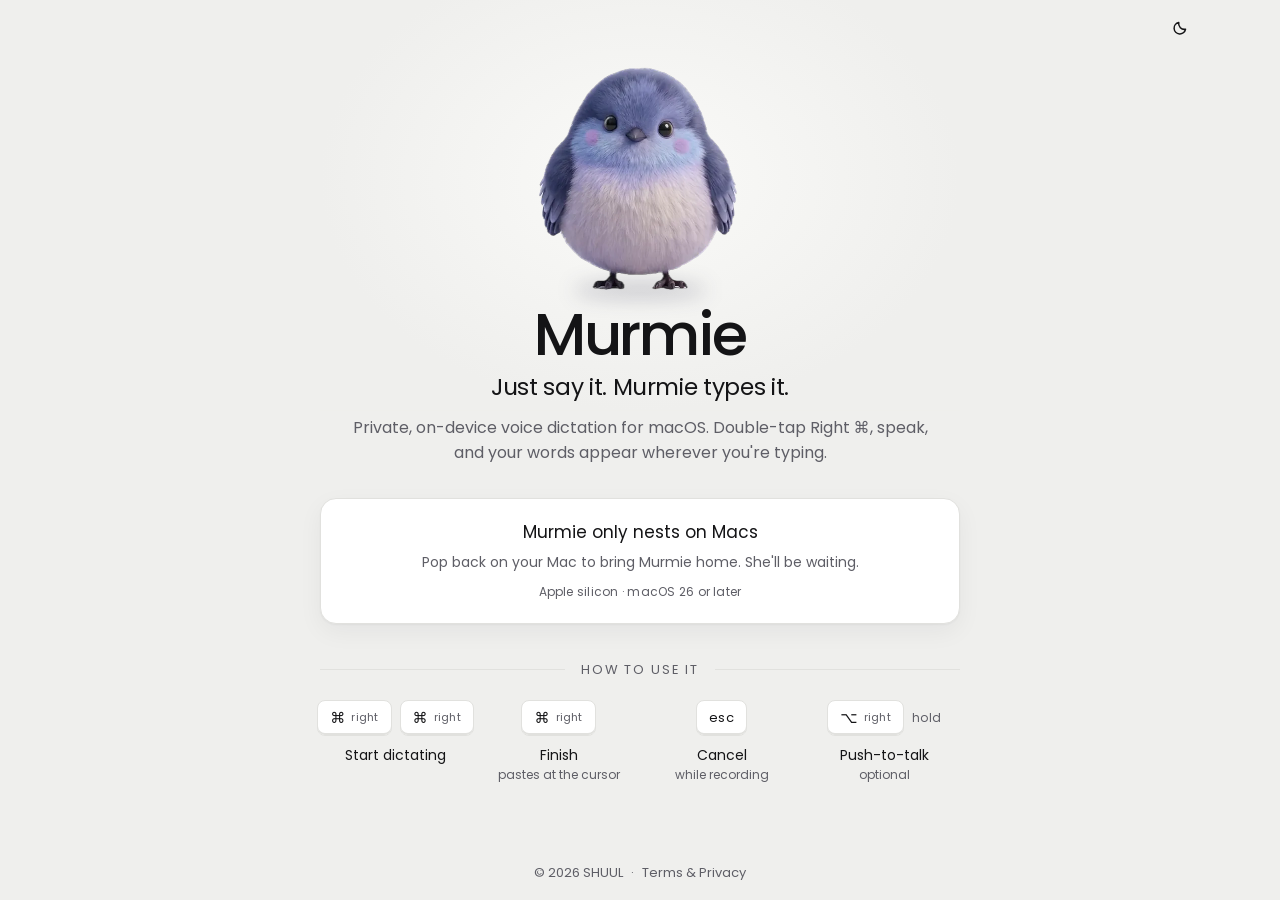
<file: index.html>
<!doctype html>
<html lang="en" data-theme="light">
  <head>
    <meta charset="utf-8" />
    <meta name="viewport" content="width=device-width, initial-scale=1" />
    <title>Murmie: Private, on-device voice dictation for macOS</title>
    <meta
      name="description"
      content="Murmie is private, on-device voice dictation for macOS. Double-tap Right ⌘, speak, and your words appear wherever you're typing."
    />
    <link rel="canonical" href="https://murmie.com/" />

    <meta name="theme-color" content="#EFEFED" media="(prefers-color-scheme: light)" />
    <meta name="theme-color" content="#0B0B0E" media="(prefers-color-scheme: dark)" />
    <meta name="color-scheme" content="light dark" />

    <meta property="og:type" content="website" />
    <meta property="og:site_name" content="Murmie" />
    <meta property="og:title" content="Murmie: Private, on-device voice dictation for macOS" />
    <meta
      property="og:description"
      content="Just say it. Murmie types it. Private, on-device voice dictation for macOS."
    />
    <meta property="og:url" content="https://murmie.com/" />
    <meta property="og:image" content="https://murmie.com/og.png" />
    <meta property="og:image:width" content="1200" />
    <meta property="og:image:height" content="630" />
    <meta property="og:image:alt" content="Murmie, the voice dictation mascot, next to the tagline “Just say it. Murmie types it.”" />
    <meta name="twitter:card" content="summary_large_image" />
    <meta name="twitter:title" content="Murmie: Private, on-device voice dictation for macOS" />
    <meta
      name="twitter:description"
      content="Just say it. Murmie types it. Private, on-device voice dictation for macOS."
    />
    <meta name="twitter:image" content="https://murmie.com/og.png" />

    <link rel="icon" type="image/png" href="/favicon.png" />
    <link rel="apple-touch-icon" href="/apple-touch-icon.png" />

    <script>
      (function () {
        var theme;
        try {
          theme = localStorage.getItem('murmie-theme');
        } catch (e) {}
        if (theme !== 'light' && theme !== 'dark') {
          theme = matchMedia('(prefers-color-scheme: dark)').matches ? 'dark' : 'light';
        }
        var root = document.documentElement;
        root.setAttribute('data-theme', theme);
        var color = theme === 'dark' ? '#0B0B0E' : '#EFEFED';
        var metas = document.querySelectorAll('meta[name="theme-color"]');
        for (var i = 0; i < metas.length; i++) metas[i].setAttribute('content', color);
        // Murmie is a Mac app: show the download panel only on a Mac. iPadOS also says
        // "Macintosh", so a touch screen rules it out.
        var ua = navigator.userAgent;
        var uaPlatform = navigator.userAgentData && navigator.userAgentData.platform;
        var mac = uaPlatform ? uaPlatform === 'macOS' : /Macintosh|Mac OS X/.test(ua);
        if (mac && navigator.maxTouchPoints > 1) mac = false;
        root.setAttribute('data-platform', mac ? 'mac' : 'other');
      })();
    </script>

    <link
      rel="preload"
      href="/fonts/poppins-400-latin.woff2"
      as="font"
      type="font/woff2"
      crossorigin
    />
    <link
      rel="preload"
      href="/fonts/poppins-500-latin.woff2"
      as="font"
      type="font/woff2"
      crossorigin
    />
    <link rel="preload" href="/mascot/poster.webp" as="image" type="image/webp" fetchpriority="high" />
    <script type="module" crossorigin src="/assets/main-DNcuUYtj.js"></script>
    <link rel="stylesheet" crossorigin href="/assets/style-CM0oKVHZ.css">
  </head>
  <body>
    <svg class="sprite" width="0" height="0" aria-hidden="true" focusable="false">
      <symbol id="i-download" viewBox="0 0 16 16">
        <path d="M8 2.5v7.25M4.75 6.75 8 10l3.25-3.25M3 13h10" />
      </symbol>
      <symbol id="i-copy" viewBox="0 0 16 16">
        <rect x="5.5" y="5.5" width="8" height="8" rx="2" />
        <path d="M10.5 5.5v-1a2 2 0 0 0-2-2h-4a2 2 0 0 0-2 2v4a2 2 0 0 0 2 2h1" />
      </symbol>
      <symbol id="i-check" viewBox="0 0 16 16">
        <path d="m3.5 8.5 3 3 6-7" />
      </symbol>
      <symbol id="i-arrow-up-right" viewBox="0 0 16 16">
        <path d="M5 11 11 5M6 4.5h5.5V10" />
      </symbol>
      <symbol id="i-sun" viewBox="0 0 16 16">
        <circle cx="8" cy="8" r="2.75" />
        <path
          d="M8 1.5v1.25M8 13.25v1.25M1.5 8h1.25M13.25 8h1.25M3.4 3.4l.9.9M11.7 11.7l.9.9M12.6 3.4l-.9.9M4.3 11.7l-.9.9"
        />
      </symbol>
      <symbol id="i-moon" viewBox="0 0 16 16">
        <path d="M13.5 9.25A5.75 5.75 0 0 1 6.75 2.5a5.75 5.75 0 1 0 6.75 6.75Z" />
      </symbol>
    </svg>

    <header class="site-header">
      <button
        class="btn btn-ghost theme-toggle"
        type="button"
        id="theme-toggle"
        aria-label="Switch to dark theme"
      >
        <svg class="icon icon-sun" aria-hidden="true"><use href="#i-sun" /></svg>
        <svg class="icon icon-moon" aria-hidden="true"><use href="#i-moon" /></svg>
      </button>
    </header>

    <main class="page" id="top">
      <section class="hero">
        <div class="stage" id="mascot-stage" aria-hidden="true">
          <div class="stage-shadow"></div>
          <img
            class="stage-media"
            src="/mascot/poster.webp"
            width="480"
            height="486"
            alt=""
            decoding="async"
            fetchpriority="high"
          />
        </div>
        <h1>Murmie</h1>
        <p class="tagline">Just say it. Murmie types it.</p>
        <p class="description">
          Private, on-device voice dictation for macOS. <span class="nowrap">Double-tap</span> Right ⌘, speak, and your words
          appear wherever you're typing.
        </p>
      </section>

      <section class="panel" aria-labelledby="download-heading">
        <h2 class="sr-only" id="download-heading">Download</h2>

        <div class="row">
          <span class="row-label">Download</span>
          <span class="row-detail">Signed and notarized · Apple silicon · macOS 26 or later</span>
          <a
            class="btn btn-primary"
            href="https://github.com/shuul-io/murmie-releases/releases/latest/download/Murmie.dmg"
            aria-label="Download Murmie for macOS (signed and notarized)"
          >
            <svg class="icon" aria-hidden="true"><use href="#i-download" /></svg>
          </a>
        </div>

        <div class="row">
          <span class="row-label">Terminal</span>
          <span class="row-detail">
            <code class="cmd" title="curl -fsSL https://raw.githubusercontent.com/shuul-io/murmie-releases/main/install.sh | bash">curl -fsSL https://raw.githubusercontent.com/shuul-io/murmie-releases/main/install.sh | bash</code>
          </span>
          <button
            class="btn btn-secondary"
            type="button"
            data-copy="curl -fsSL https://raw.githubusercontent.com/shuul-io/murmie-releases/main/install.sh | bash"
            aria-label="Copy the install command"
          >
            <svg class="icon icon-copy" aria-hidden="true"><use href="#i-copy" /></svg>
            <svg class="icon icon-check" aria-hidden="true"><use href="#i-check" /></svg>
          </button>
        </div>

        <div class="row">
          <span class="row-label">Homebrew</span>
          <span class="row-detail">
            <code>brew install --cask shuul-io/tap/murmie</code>
          </span>
          <button
            class="btn btn-secondary"
            type="button"
            data-copy="brew install --cask shuul-io/tap/murmie"
            aria-label="Copy Homebrew install command"
          >
            <svg class="icon icon-copy" aria-hidden="true"><use href="#i-copy" /></svg>
            <svg class="icon icon-check" aria-hidden="true"><use href="#i-check" /></svg>
          </button>
        </div>
      </section>

      <!-- shown instead of the download panel when the visitor is not on a Mac -->
      <section class="not-mac" aria-labelledby="not-mac-heading">
        <h2 class="not-mac-title" id="not-mac-heading">Murmie only nests on Macs</h2>
        <p class="not-mac-text">
          Pop back on your Mac to bring Murmie home. She'll be waiting.
          <span class="not-mac-req">Apple silicon · macOS 26 or later</span>
        </p>
      </section>

      <section class="hotkeys" aria-labelledby="hotkeys-heading">
        <h2 class="section-heading" id="hotkeys-heading">How to use it</h2>
        <ul class="hotkey-list">
          <li class="hotkey">
            <span class="keys">
              <span class="sr-only">Right Command, twice</span>
              <kbd aria-hidden="true"><span class="sym">⌘</span><small>right</small></kbd>
              <kbd aria-hidden="true"><span class="sym">⌘</span><small>right</small></kbd>
            </span>
            <span class="hotkey-text">Start dictating</span>
          </li>
          <li class="hotkey">
            <span class="keys">
              <span class="sr-only">Right Command, once</span>
              <kbd aria-hidden="true"><span class="sym">⌘</span><small>right</small></kbd>
            </span>
            <span class="hotkey-text">Finish <span class="note">pastes at the cursor</span></span>
          </li>
          <li class="hotkey">
            <span class="keys">
              <span class="sr-only">Escape</span>
              <kbd aria-hidden="true">esc</kbd>
            </span>
            <span class="hotkey-text">Cancel <span class="note">while recording</span></span>
          </li>
          <li class="hotkey">
            <span class="keys">
              <span class="sr-only">Hold Right Option</span>
              <kbd aria-hidden="true"><span class="sym">⌥</span><small>right</small></kbd>
              <span class="hold" aria-hidden="true">hold</span>
            </span>
            <span class="hotkey-text">Push-to-talk <span class="note">optional</span></span>
          </li>
        </ul>
      </section>
    </main>

    <footer class="site-footer">
      <span>© 2026 <a href="https://shuul.io/" target="_blank" rel="noopener">SHUUL</a></span>
      <span aria-hidden="true">·</span>
      <a href="/legal.html">Terms &amp; Privacy</a>
    </footer>

    <p class="sr-only" id="live" role="status" aria-live="polite"></p>

  </body>
</html>
</file>
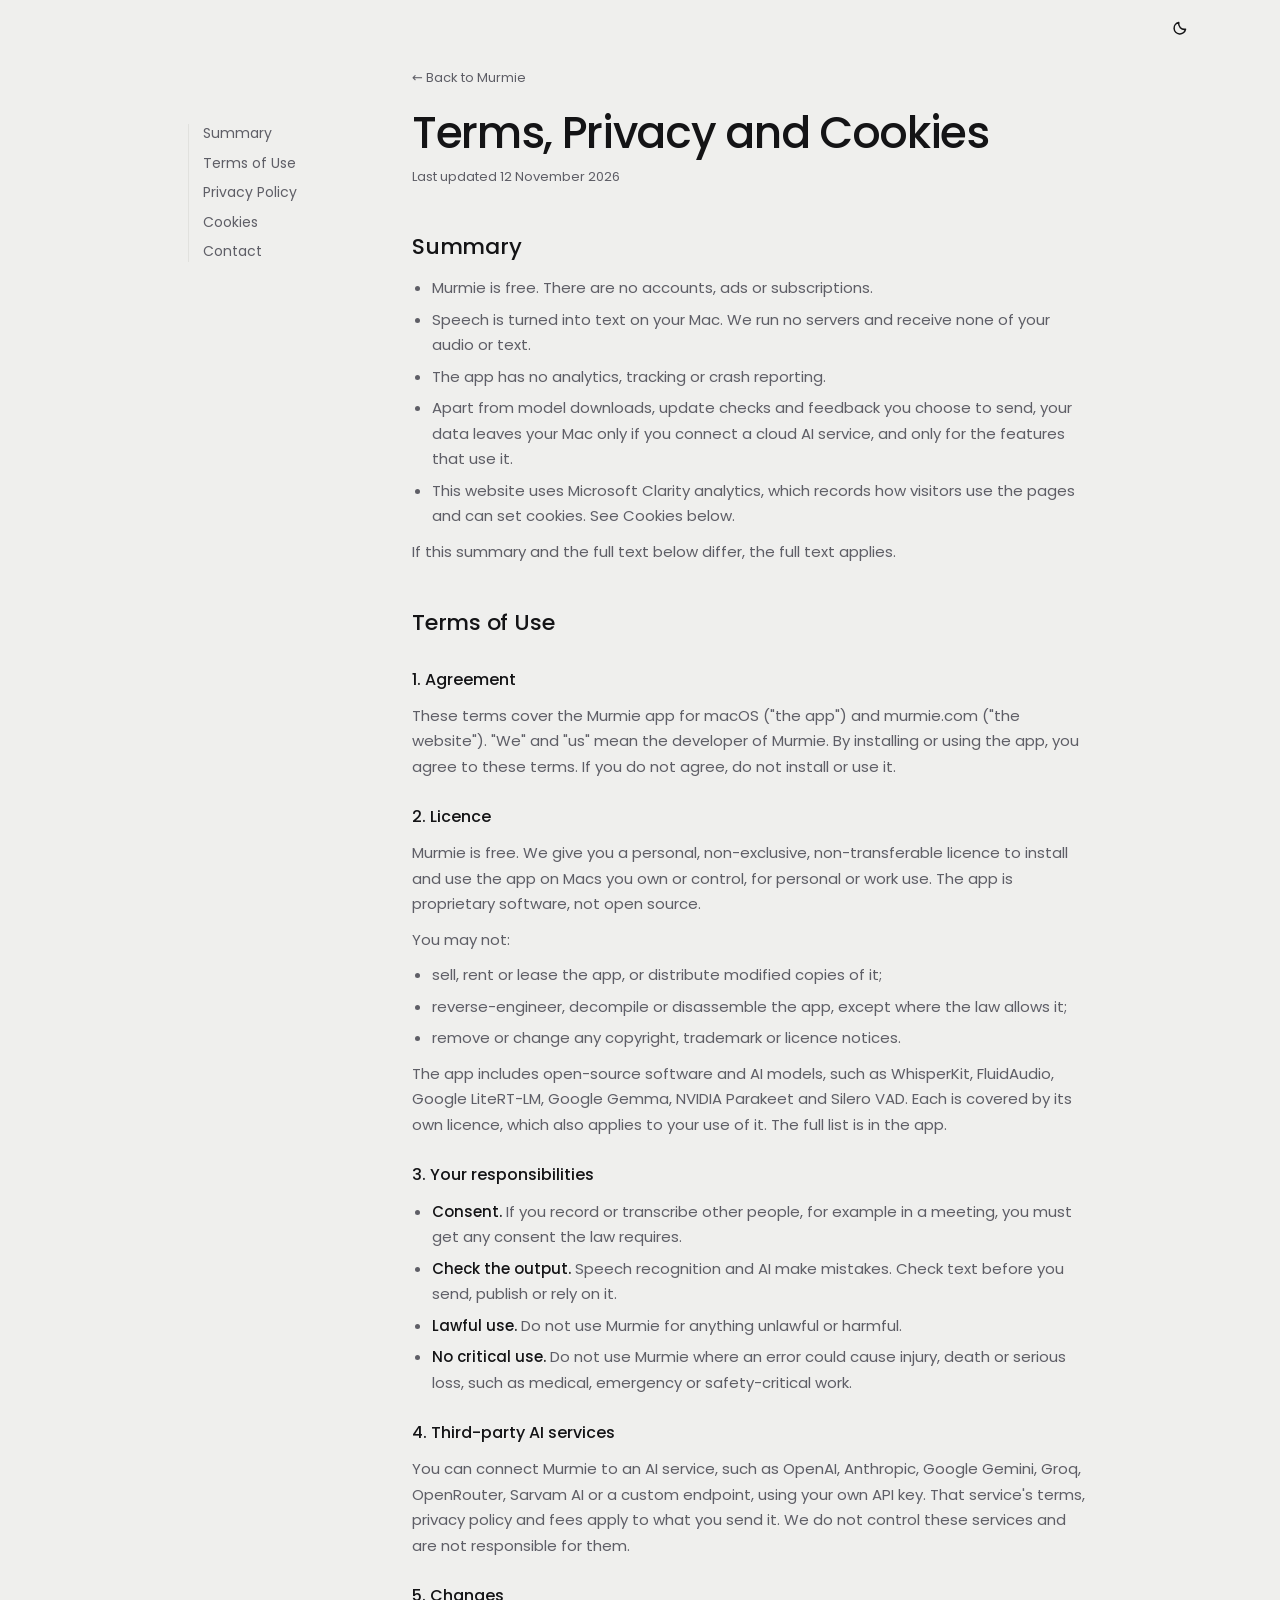
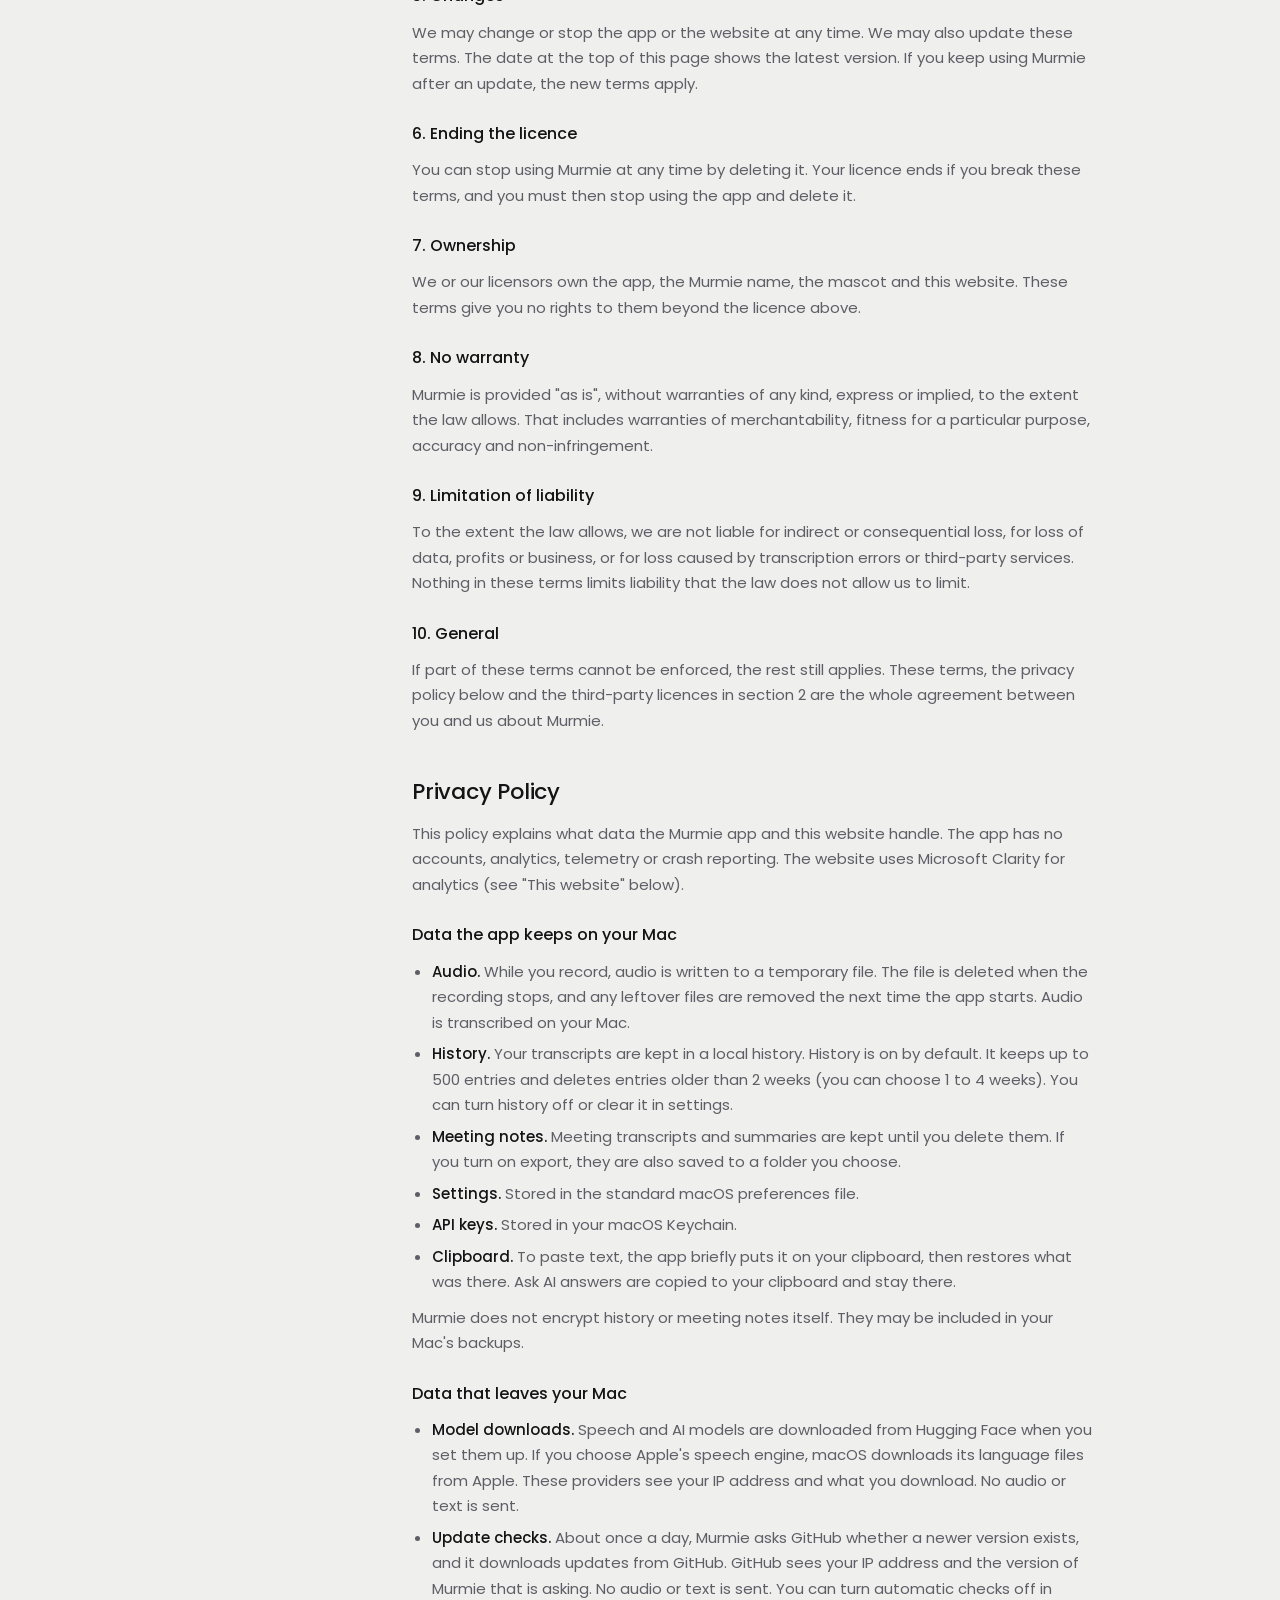
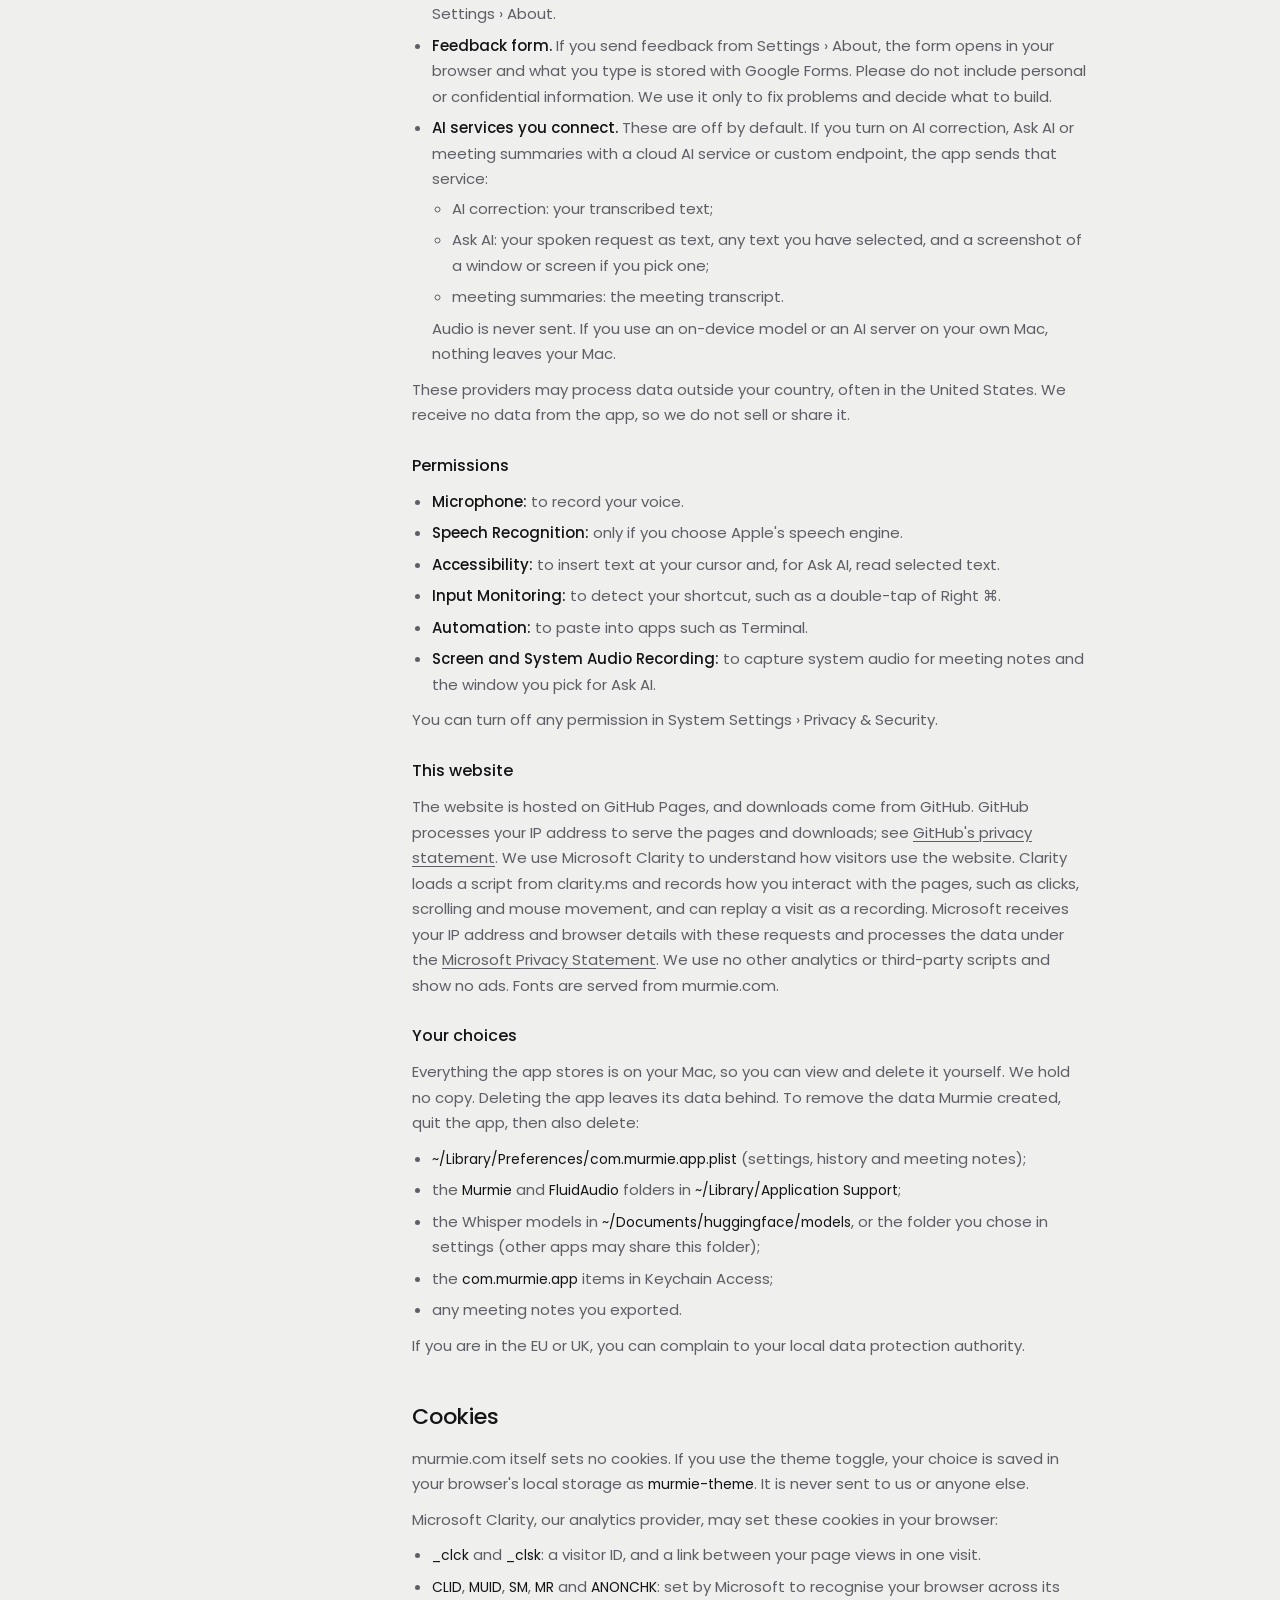
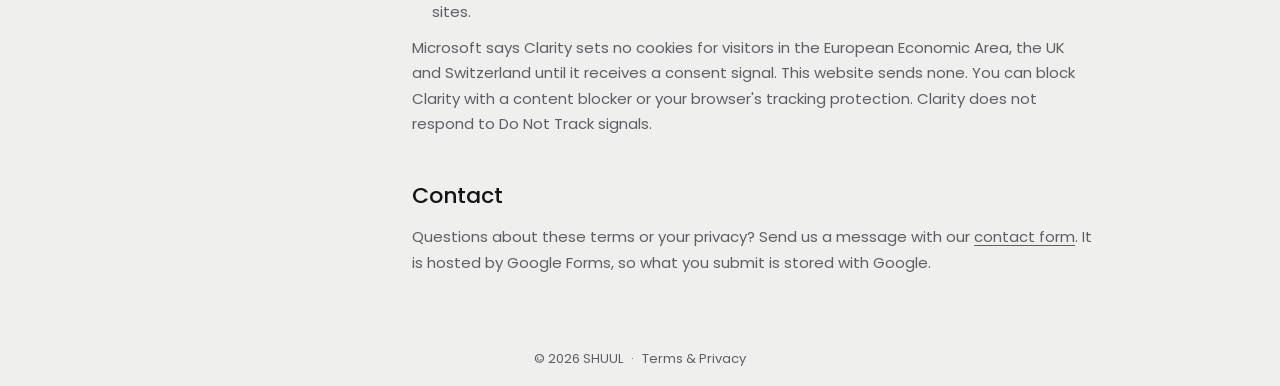
<file: legal.html>
<!doctype html>
<html lang="en" data-theme="light">
  <head>
    <meta charset="utf-8" />
    <meta name="viewport" content="width=device-width, initial-scale=1" />
    <title>Terms, Privacy and Cookies · Murmie</title>
    <meta
      name="description"
      content="Murmie's terms of use, privacy policy and cookie policy for the Murmie Mac app and murmie.com."
    />
    <link rel="canonical" href="https://murmie.com/legal.html" />
    <meta name="theme-color" content="#EFEFED" media="(prefers-color-scheme: light)" />
    <meta name="theme-color" content="#0B0B0E" media="(prefers-color-scheme: dark)" />
    <meta name="color-scheme" content="light dark" />
    <link rel="icon" type="image/png" href="/favicon.png" />
    <link rel="apple-touch-icon" href="/apple-touch-icon.png" />

    <script>
      (function () {
        var theme;
        try {
          theme = localStorage.getItem('murmie-theme');
        } catch (e) {}
        if (theme !== 'light' && theme !== 'dark') {
          theme = matchMedia('(prefers-color-scheme: dark)').matches ? 'dark' : 'light';
        }
        document.documentElement.setAttribute('data-theme', theme);
        var color = theme === 'dark' ? '#0B0B0E' : '#EFEFED';
        var metas = document.querySelectorAll('meta[name="theme-color"]');
        for (var i = 0; i < metas.length; i++) metas[i].setAttribute('content', color);
      })();
    </script>

    <link rel="preload" href="/fonts/poppins-400-latin.woff2" as="font" type="font/woff2" crossorigin />
    <link rel="preload" href="/fonts/poppins-500-latin.woff2" as="font" type="font/woff2" crossorigin />
    <script type="module" crossorigin src="/assets/main-DNcuUYtj.js"></script>
    <link rel="stylesheet" crossorigin href="/assets/style-CM0oKVHZ.css">
  </head>
  <body>
    <svg class="sprite" width="0" height="0" aria-hidden="true" focusable="false">
      <symbol id="i-sun" viewBox="0 0 16 16">
        <circle cx="8" cy="8" r="2.75" />
        <path
          d="M8 1.5v1.25M8 13.25v1.25M1.5 8h1.25M13.25 8h1.25M3.4 3.4l.9.9M11.7 11.7l.9.9M12.6 3.4l-.9.9M4.3 11.7l-.9.9"
        />
      </symbol>
      <symbol id="i-moon" viewBox="0 0 16 16">
        <path d="M13.5 9.25A5.75 5.75 0 0 1 6.75 2.5a5.75 5.75 0 1 0 6.75 6.75Z" />
      </symbol>
    </svg>

    <header class="site-header">
      <button
        class="btn btn-ghost theme-toggle"
        type="button"
        id="theme-toggle"
        aria-label="Switch to dark theme"
      >
        <svg class="icon icon-sun" aria-hidden="true"><use href="#i-sun" /></svg>
        <svg class="icon icon-moon" aria-hidden="true"><use href="#i-moon" /></svg>
      </button>
    </header>

    <div class="legal-layout">
      <nav class="legal-nav" aria-label="On this page">
        <a href="#summary">Summary</a>
        <a href="#terms">Terms of Use</a>
        <a href="#privacy">Privacy Policy</a>
        <a href="#cookies">Cookies</a>
        <a href="#contact">Contact</a>
      </nav>

      <main class="legal" id="top">
        <a class="legal-back" href="/">← Back to Murmie</a>
        <h1>Terms, Privacy and Cookies</h1>
        <p class="legal-meta">Last updated <time datetime="2026-11-12">12 November 2026</time></p>

        <section id="summary">
          <h2>Summary</h2>
          <ul>
            <li>Murmie is free. There are no accounts, ads or subscriptions.</li>
            <li>Speech is turned into text on your Mac. We run no servers and receive none of your audio or text.</li>
            <li>The app has no analytics, tracking or crash reporting.</li>
            <li>
              Apart from model downloads, update checks and feedback you choose to send, your data leaves your Mac only if you connect a cloud AI service, and only for the
              features that use it.
            </li>
            <li>This website uses Microsoft Clarity analytics, which records how visitors use the pages and can set cookies. See Cookies below.</li>
          </ul>
          <p>If this summary and the full text below differ, the full text applies.</p>
        </section>

        <section id="terms">
          <h2>Terms of Use</h2>

          <h3>1. Agreement</h3>
          <p>
            These terms cover the Murmie app for macOS ("the app") and murmie.com ("the website"). "We" and "us" mean the
            developer of Murmie. By installing or using the app, you agree to these terms. If you do not agree, do not
            install or use it.
          </p>

          <h3>2. Licence</h3>
          <p>
            Murmie is free. We give you a personal, non-exclusive, non-transferable licence to install and use the app on
            Macs you own or control, for personal or work use. The app is proprietary software, not open source.
          </p>
          <p>You may not:</p>
          <ul>
            <li>sell, rent or lease the app, or distribute modified copies of it;</li>
            <li>reverse-engineer, decompile or disassemble the app, except where the law allows it;</li>
            <li>remove or change any copyright, trademark or licence notices.</li>
          </ul>
          <p>
            The app includes open-source software and AI models, such as WhisperKit, FluidAudio, Google LiteRT-LM, Google
            Gemma, NVIDIA Parakeet and Silero VAD. Each is covered by its own licence, which also applies to your use of
            it. The full list is in the app.
          </p>

          <h3>3. Your responsibilities</h3>
          <ul>
            <li>
              <strong>Consent.</strong> If you record or transcribe other people, for example in a meeting, you must get
              any consent the law requires.
            </li>
            <li>
              <strong>Check the output.</strong> Speech recognition and AI make mistakes. Check text before you send,
              publish or rely on it.
            </li>
            <li><strong>Lawful use.</strong> Do not use Murmie for anything unlawful or harmful.</li>
            <li>
              <strong>No critical use.</strong> Do not use Murmie where an error could cause injury, death or serious loss,
              such as medical, emergency or safety-critical work.
            </li>
          </ul>

          <h3>4. Third-party AI services</h3>
          <p>
            You can connect Murmie to an AI service, such as OpenAI, Anthropic, Google Gemini, Groq, OpenRouter, Sarvam AI
            or a custom endpoint, using your own API key. That service's terms, privacy policy and fees apply to what you
            send it. We do not control these services and are not responsible for them.
          </p>

          <h3>5. Changes</h3>
          <p>
            We may change or stop the app or the website at any time. We may also update these terms. The date at the top
            of this page shows the latest version. If you keep using Murmie after an update, the new terms apply.
          </p>

          <h3>6. Ending the licence</h3>
          <p>
            You can stop using Murmie at any time by deleting it. Your licence ends if you break these terms, and you must
            then stop using the app and delete it.
          </p>

          <h3>7. Ownership</h3>
          <p>
            We or our licensors own the app, the Murmie name, the mascot and this website. These terms give you no rights to
            them beyond the licence above.
          </p>

          <h3>8. No warranty</h3>
          <p>
            Murmie is provided "as is", without warranties of any kind, express or implied, to the extent the law allows.
            That includes warranties of merchantability, fitness for a particular purpose, accuracy and non-infringement.
          </p>

          <h3>9. Limitation of liability</h3>
          <p>
            To the extent the law allows, we are not liable for indirect or consequential loss, for loss of data, profits
            or business, or for loss caused by transcription errors or third-party services. Nothing in these terms
            limits liability that the law does not allow us to limit.
          </p>

          <h3>10. General</h3>
          <p>
            If part of these terms cannot be enforced, the rest still applies. These terms, the privacy policy below and
            the third-party licences in section 2 are the whole agreement between you and us about Murmie.
          </p>
        </section>

        <section id="privacy">
          <h2>Privacy Policy</h2>
          <p>
            This policy explains what data the Murmie app and this website handle. The app has no accounts, analytics,
            telemetry or crash reporting. The website uses Microsoft Clarity for analytics (see "This website" below).
          </p>

          <h3>Data the app keeps on your Mac</h3>
          <ul>
            <li>
              <strong>Audio.</strong> While you record, audio is written to a temporary file. The file is deleted when the
              recording stops, and any leftover files are removed the next time the app starts. Audio is transcribed on
              your Mac.
            </li>
            <li>
              <strong>History.</strong> Your transcripts are kept in a local history. History is on by default. It keeps
              up to 500 entries and deletes entries older than 2 weeks (you can choose 1 to 4 weeks). You can turn history off or
              clear it in settings.
            </li>
            <li>
              <strong>Meeting notes.</strong> Meeting transcripts and summaries are kept until you delete them. If you turn
              on export, they are also saved to a folder you choose.
            </li>
            <li><strong>Settings.</strong> Stored in the standard macOS preferences file.</li>
            <li><strong>API keys.</strong> Stored in your macOS Keychain.</li>
            <li>
              <strong>Clipboard.</strong> To paste text, the app briefly puts it on your clipboard, then restores what was
              there. Ask AI answers are copied to your clipboard and stay there.
            </li>
          </ul>
          <p>Murmie does not encrypt history or meeting notes itself. They may be included in your Mac's backups.</p>

          <h3>Data that leaves your Mac</h3>
          <ul>
            <li>
              <strong>Model downloads.</strong> Speech and AI models are downloaded from Hugging Face when you set them up.
              If you choose Apple's speech engine, macOS downloads its language files from Apple. These providers see your
              IP address and what you download. No audio or text is sent.
            </li>
            <li>
              <strong>Update checks.</strong> About once a day, Murmie asks GitHub whether a newer version exists, and it
              downloads updates from GitHub. GitHub sees your IP address and the version of Murmie that is asking. No audio or
              text is sent. You can turn automatic checks off in Settings › About.
            </li>
            <li>
              <strong>Feedback form.</strong> If you send feedback from Settings › About, the form opens in your browser and
              what you type is stored with Google Forms. Please do not include personal or confidential information. We use it
              only to fix problems and decide what to build.
            </li>
            <li>
              <strong>AI services you connect.</strong> These are off by default. If you turn on AI correction, Ask AI or
              meeting summaries with a cloud AI service or custom endpoint, the app sends that service:
              <ul>
                <li>AI correction: your transcribed text;</li>
                <li>Ask AI: your spoken request as text, any text you have selected, and a screenshot of a window or screen if you pick one;</li>
                <li>meeting summaries: the meeting transcript.</li>
              </ul>
              Audio is never sent. If you use an on-device model or an AI server on your own Mac, nothing leaves your Mac.
            </li>
          </ul>
          <p>
            These providers may process data outside your country, often in the United States. We receive no data from
            the app, so we do not sell or share it.
          </p>

          <h3>Permissions</h3>
          <ul>
            <li><strong>Microphone:</strong> to record your voice.</li>
            <li><strong>Speech Recognition:</strong> only if you choose Apple's speech engine.</li>
            <li><strong>Accessibility:</strong> to insert text at your cursor and, for Ask AI, read selected text.</li>
            <li><strong>Input Monitoring:</strong> to detect your shortcut, such as a double-tap of Right ⌘.</li>
            <li><strong>Automation:</strong> to paste into apps such as Terminal.</li>
            <li>
              <strong>Screen and System Audio Recording:</strong> to capture system audio for meeting notes and the window you
              pick for Ask AI.
            </li>
          </ul>
          <p>You can turn off any permission in System Settings › Privacy &amp; Security.</p>

          <h3>This website</h3>
          <p>
            The website is hosted on GitHub Pages, and downloads come from GitHub. GitHub processes your IP address to
            serve the pages and downloads; see
            <a href="https://docs.github.com/en/site-policy/privacy-policies/github-general-privacy-statement" target="_blank" rel="noopener noreferrer">GitHub's privacy statement</a>.
            We use Microsoft Clarity to understand how visitors use the website. Clarity loads a script from clarity.ms and
            records how you interact with the pages, such as clicks, scrolling and mouse movement, and can replay a visit as
            a recording. Microsoft receives your IP address and browser details with these requests and processes the data
            under the <a href="https://privacy.microsoft.com/en-us/privacystatement" target="_blank" rel="noopener noreferrer">Microsoft Privacy Statement</a>.
            We use no other analytics or third-party scripts and show no ads. Fonts are served from murmie.com.
          </p>

          <h3>Your choices</h3>
          <p>
            Everything the app stores is on your Mac, so you can view and delete it yourself. We hold no copy. Deleting the
            app leaves its data behind. To remove the data Murmie created, quit the app, then also delete:
          </p>
          <ul>
            <li><code>~/Library/Preferences/com.murmie.app.plist</code> (settings, history and meeting notes);</li>
            <li>the <code>Murmie</code> and <code>FluidAudio</code> folders in <code>~/Library/Application Support</code>;</li>
            <li>the Whisper models in <code>~/Documents/huggingface/models</code>, or the folder you chose in settings (other apps may share this folder);</li>
            <li>the <code>com.murmie.app</code> items in Keychain Access;</li>
            <li>any meeting notes you exported.</li>
          </ul>
          <p>If you are in the EU or UK, you can complain to your local data protection authority.</p>

        </section>

        <section id="cookies">
          <h2>Cookies</h2>
          <p>
            murmie.com itself sets no cookies. If you use the theme toggle, your choice is saved in your browser's local
            storage as <code>murmie-theme</code>. It is never sent to us or anyone else.
          </p>
          <p>Microsoft Clarity, our analytics provider, may set these cookies in your browser:</p>
          <ul>
            <li><code>_clck</code> and <code>_clsk</code>: a visitor ID, and a link between your page views in one visit.</li>
            <li>
              <code>CLID</code>, <code>MUID</code>, <code>SM</code>, <code>MR</code> and <code>ANONCHK</code>: set by
              Microsoft to recognise your browser across its sites.
            </li>
          </ul>
          <p>
            Microsoft says Clarity sets no cookies for visitors in the European Economic Area, the UK and Switzerland until
            it receives a consent signal. This website sends none. You can block Clarity with a content blocker or your
            browser's tracking protection. Clarity does not respond to Do Not Track signals.
          </p>
        </section>

        <section id="contact">
          <h2>Contact</h2>
          <p>
            Questions about these terms or your privacy? Send us a message with our
            <a href="https://docs.google.com/forms/d/e/1FAIpQLSfUrZhSzuPhFYLApsgoAe5H9uoxGWTeSjjfvXB-pjX3Ll7KkA/viewform" target="_blank" rel="noopener noreferrer">contact form</a>.
            It is hosted by Google Forms, so what you submit is stored with Google.
          </p>
        </section>
      </main>
    </div>

    <footer class="site-footer">
      <span>© 2026 <a href="https://shuul.io/" target="_blank" rel="noopener">SHUUL</a></span>
      <span aria-hidden="true">·</span>
      <a href="/legal.html">Terms &amp; Privacy</a>
    </footer>

  </body>
</html>
</file>
<file: assets/style-CM0oKVHZ.css>
@font-face{font-family:Poppins;font-style:normal;font-weight:400;font-display:swap;src:url(/fonts/poppins-400-latin.woff2) format("woff2")}@font-face{font-family:Poppins;font-style:normal;font-weight:500;font-display:swap;src:url(/fonts/poppins-500-latin.woff2) format("woff2")}:root{--murmie-periwinkle: #70729f;--murmie-indigo: #3f415a;--murmie-sky: #919dca;--murmie-lilac: #c1b4bd;--murmie-blush: #e7a6c8;--font: Poppins, ui-sans-serif, system-ui, -apple-system, sans-serif;--pad: 32px;color-scheme:light;--bg: #efefed;--studio: radial-gradient(closest-side, #fafaf8, var(--bg));--surface: #ffffff;--surface-2: #f6f6f4;--border: #e1e1de;--text: #141416;--text-muted: #5e5e66;--button-bg: #141416;--button-fg: #ffffff;--focus: #70729f;--shadow-floor: rgba(40, 40, 70, .22);--panel-shadow: 0 1px 2px rgba(0, 0, 0, .04), 0 8px 24px rgba(20, 20, 40, .05);--badge-fg: #5a5c8a}:root[data-theme=dark]{color-scheme:dark;--bg: #0b0b0e;--studio: radial-gradient(closest-side, rgba(112, 114, 159, .16), transparent);--surface: #131317;--surface-2: #1a1a20;--border: #24242a;--text: #f3f3f0;--text-muted: #9a9aa3;--button-bg: #f3f3f0;--button-fg: #0b0b0e;--focus: #919dca;--shadow-floor: rgba(0, 0, 0, .6);--panel-shadow: none;--badge-fg: var(--murmie-sky)}*,*:before,*:after{box-sizing:border-box;font-weight:400}html{font-synthesis:none;-webkit-text-size-adjust:100%;text-size-adjust:100%;overflow-x:clip}body{display:flex;flex-direction:column;min-height:100vh;min-height:100svh;margin:0;overflow-x:clip;background:var(--bg);color:var(--text);font:400 15px/1.5 var(--font);font-synthesis:none;-webkit-font-smoothing:antialiased;-moz-osx-font-smoothing:grayscale;text-rendering:optimizeLegibility}kbd,code,button,input,select,textarea{font-family:inherit}h1,h2,p,ul{margin:0;padding:0}ul{list-style:none}a{color:inherit}img{display:block}::selection{background:#70729f4d}:focus-visible{outline:2px solid var(--focus);outline-offset:2px}.sr-only{position:absolute;width:1px;height:1px;margin:-1px;padding:0;overflow:hidden;clip-path:inset(50%);white-space:nowrap;border:0}.nowrap{white-space:nowrap}.sprite{position:absolute;width:0;height:0;overflow:hidden}.icon{width:16px;height:16px;fill:none;stroke:currentColor;stroke-width:1.5;stroke-linecap:round;stroke-linejoin:round;flex:none}.theme-fade,.theme-fade *,.theme-fade *:before,.theme-fade *:after{transition:background-color .2s ease-out,border-color .2s ease-out,color .2s ease-out,box-shadow .2s ease-out!important}.site-header{position:relative;z-index:2;display:flex;align-items:center;justify-content:flex-end;height:56px;width:100%;max-width:1180px;margin:0 auto;padding:0 var(--pad)}.btn{position:relative;display:inline-grid;place-items:center;width:36px;height:36px;padding:0;border:1px solid transparent;border-radius:10px;background:transparent;color:var(--text);cursor:pointer;text-decoration:none;transition:transform .15s ease-out,background-color .15s ease-out,border-color .15s ease-out,opacity .15s ease-out;-webkit-tap-highlight-color:transparent}.btn>.icon{grid-area:1 / 1}.btn-primary{background:var(--button-bg);color:var(--button-fg)}.btn-primary:hover{transform:translateY(-1px)}.btn-primary:active{transform:translateY(0)}.btn-secondary{border-color:var(--border)}.btn-secondary:hover:not(:disabled){background:var(--surface);border-color:var(--text-muted)}.btn:disabled{opacity:.4;cursor:not-allowed}.btn-ghost{border-radius:50%}.btn-ghost:hover{background:var(--surface-2);border-color:var(--border)}.theme-toggle .icon{transition:opacity .2s ease-out,transform .3s ease-out}:root[data-theme=light] .icon-sun,:root[data-theme=dark] .icon-moon{opacity:0;transform:rotate(-45deg) scale(.6)}:root[data-theme=light] .icon-moon,:root[data-theme=dark] .icon-sun{opacity:1;transform:none}.icon-check{opacity:0;transform:scale(.6)}.icon-copy,.icon-check{transition:opacity .15s ease-out,transform .15s ease-out}[data-copy][data-copied] .icon-copy{opacity:0;transform:scale(.6)}[data-copy][data-copied] .icon-check{opacity:1;transform:none}.page{width:min(100% - 2 * var(--pad),640px);margin:0 auto;padding-top:0}.hero{display:flex;flex-direction:column;align-items:center;text-align:center}.stage{--foot-y: 96%;position:relative;isolation:isolate;width:clamp(180px,27vh,300px);aspect-ratio:var(--aspect, 480 / 486);animation:rise .5s ease-out both}.stage:before{content:"";position:absolute;z-index:-2;left:50%;top:50%;width:min(640px,100vw);height:190%;transform:translate(-50%,-50%);background:var(--studio);pointer-events:none}.stage-shadow{position:absolute;z-index:-1;left:50%;top:var(--foot-y);width:55%;height:16px;transform:translate(-50%,-50%);border-radius:50%;background:var(--shadow-floor);filter:blur(10px);pointer-events:none}.stage-media{position:absolute;inset:0;width:100%;height:100%;object-fit:contain;user-select:none;-webkit-user-drag:none}.stage-media[hidden]{display:none}.stage.can-dance{cursor:pointer}.stage-dance{position:absolute;opacity:0;pointer-events:none;user-select:none;transition:opacity .15s linear}.stage-dance.is-on{opacity:1;transition-duration:.12s}.stage.dance-solid canvas.stage-media{visibility:hidden}.stage-feathers{position:absolute;z-index:3;left:-250%;top:-120%;width:600%;height:320%;pointer-events:none}@keyframes rise{0%{opacity:0;transform:translateY(8px)}to{opacity:1;transform:none}}h1,.tagline,.description{position:relative;z-index:1}h1{margin-top:4px;font-weight:500;font-size:clamp(44px,6.6vh,64px);line-height:1.05;letter-spacing:-.04em;color:var(--text)}.tagline{margin-top:6px;font-size:clamp(19px,2.6vh,24px);line-height:1.3;letter-spacing:-.015em;color:var(--text)}.description{max-width:36rem;margin-top:12px;font-size:16px;line-height:1.6;color:var(--text-muted);text-wrap:pretty}.panel{margin-top:clamp(20px,3.6vh,36px);overflow:hidden;border:1px solid var(--border);border-radius:16px;background:var(--surface);box-shadow:var(--panel-shadow)}.row{display:grid;grid-template-columns:110px minmax(0,1fr) auto;grid-template-areas:"label detail action";align-items:center;column-gap:16px;min-height:56px;padding:0 20px;border-top:1px solid var(--border);transition:background-color .15s ease-out}.row:first-of-type{border-top:0}.row:hover{background:var(--surface-2)}.row-label{grid-area:label;font-size:15px;line-height:1.4;color:var(--text)}.row-detail{grid-area:detail;display:flex;flex-wrap:wrap;align-items:center;gap:4px 10px;min-width:0;font-size:14px;line-height:1.5;color:var(--text-muted)}.row>.btn{grid-area:action}.row code{overflow:hidden;max-width:100%;padding:3px 8px;border:1px solid var(--border);border-radius:6px;background:var(--bg);font-size:13px;line-height:1.4;letter-spacing:0;color:var(--text-muted);white-space:nowrap;text-overflow:ellipsis}.row .cmd{flex:1;min-width:0}.badge{padding:4px 8px;border-radius:999px;background:#70729f1f;font-size:11px;line-height:1;letter-spacing:.02em;color:var(--badge-fg)}.not-mac{display:none;margin-top:clamp(20px,3.6vh,36px);padding:22px 24px;border:1px solid var(--border);border-radius:16px;background:var(--surface);box-shadow:var(--panel-shadow);text-align:center}:root[data-platform=other] .panel{display:none}:root[data-platform=other] .not-mac{display:block}.not-mac-title{font-size:17px;line-height:1.4;color:var(--text)}.not-mac-text{margin-top:6px;font-size:14px;line-height:1.6;color:var(--text-muted)}.not-mac-req{display:block;margin-top:8px;font-size:12px;letter-spacing:.02em}.hotkeys{margin-top:clamp(24px,4.4vh,48px)}.section-heading{display:flex;align-items:center;gap:16px;margin:0 auto;font-size:13px;line-height:1;letter-spacing:.14em;text-transform:uppercase;color:var(--text-muted)}.section-heading:before,.section-heading:after{content:"";flex:1;height:1px;background:var(--border)}.hotkey-list{display:grid;grid-template-columns:repeat(4,minmax(0,1fr));gap:16px 12px;margin:clamp(16px,2.6vh,28px) auto 0}.hotkey{display:flex;flex-direction:column;align-items:center;gap:10px;text-align:center}.keys{display:flex;align-items:center;gap:8px}kbd{display:inline-flex;align-items:baseline;justify-content:center;gap:6px;min-height:36px;padding:0 12px;border:1px solid var(--border);border-radius:8px;background:var(--surface);box-shadow:inset 0 -2px 0 var(--border);font-size:13px;line-height:1;letter-spacing:.01em;color:var(--text);align-items:center}kbd .sym{font-size:15px;line-height:1}kbd small{font-size:11px;letter-spacing:.02em;color:var(--text-muted)}.hold{font-size:12px;letter-spacing:.04em;color:var(--text-muted)}.hotkey-text{font-size:14px;line-height:1.4;color:var(--text)}.note{display:block;margin-top:2px;font-size:12px;color:var(--text-muted)}.site-footer{display:flex;justify-content:center;gap:8px;margin-top:auto;padding:clamp(16px,3vh,40px) var(--pad) clamp(12px,2vh,28px);font-size:13px;line-height:1.4;color:var(--text-muted)}.site-footer a{text-decoration:none}.site-footer a:hover{text-decoration:underline;text-underline-offset:3px}.legal-layout{display:grid;grid-template-columns:160px minmax(0,680px);justify-content:center;gap:64px;width:min(100% - 2 * var(--pad),904px);margin:0 auto}.legal{padding:8px 0 48px;color:var(--text-muted);line-height:1.7}.legal-back{font-size:13px;text-decoration:none}.legal-back:hover,.legal a:hover{color:var(--text)}.legal h1{margin-top:20px;font-size:clamp(32px,5vw,44px);letter-spacing:-.03em}.legal-meta{margin-top:8px;font-size:13px}.legal-nav{position:sticky;top:24px;align-self:start;display:flex;flex-direction:column;gap:10px;margin-top:68px;padding-left:14px;border-left:1px solid var(--border);font-size:14px;line-height:1.4}.legal-nav a{text-decoration:none;color:var(--text-muted)}.legal-nav a:hover{color:var(--text)}@media(max-width:860px){.legal-layout{grid-template-columns:minmax(0,1fr);gap:0}.legal-nav{display:none}}.legal section{margin-top:40px;scroll-margin-top:24px}.legal h2{font-weight:500;font-size:22px;letter-spacing:-.01em;color:var(--text)}.legal h3{margin:24px 0 0;font-weight:500;font-size:16px;color:var(--text)}.legal p,.legal ul{margin-top:10px}.legal ul{padding-left:20px;list-style:disc}.legal ul ul{margin:4px 0 6px;list-style:circle}.legal li+li{margin-top:6px}.legal strong{font-weight:500;color:var(--text)}.legal a{text-underline-offset:3px}.legal code{font-size:.92em;color:var(--text)}@media(max-width:480px){:root{--pad: 20px}.btn{width:44px;height:44px}.stage{width:210px}h1{font-size:44px}.tagline{font-size:20px}.row{grid-template-columns:minmax(0,1fr) auto;grid-template-areas:"label action" "detail action";row-gap:2px;padding-block:10px;min-height:68px}.hotkey-list{grid-template-columns:repeat(2,minmax(0,1fr))}}@media(min-width:481px)and (max-height:860px){.site-header{height:48px}.stage{width:clamp(150px,25vh,300px)}.description{margin-top:8px;font-size:15px}.panel{margin-top:18px}.row{min-height:48px}.hotkeys{margin-top:20px}.hotkey-list{margin-top:14px}.hotkey{gap:8px}.note{display:none}}@media(prefers-reduced-motion:reduce){*,*:before,*:after{animation:none!important;transition:none!important}}
</file>
